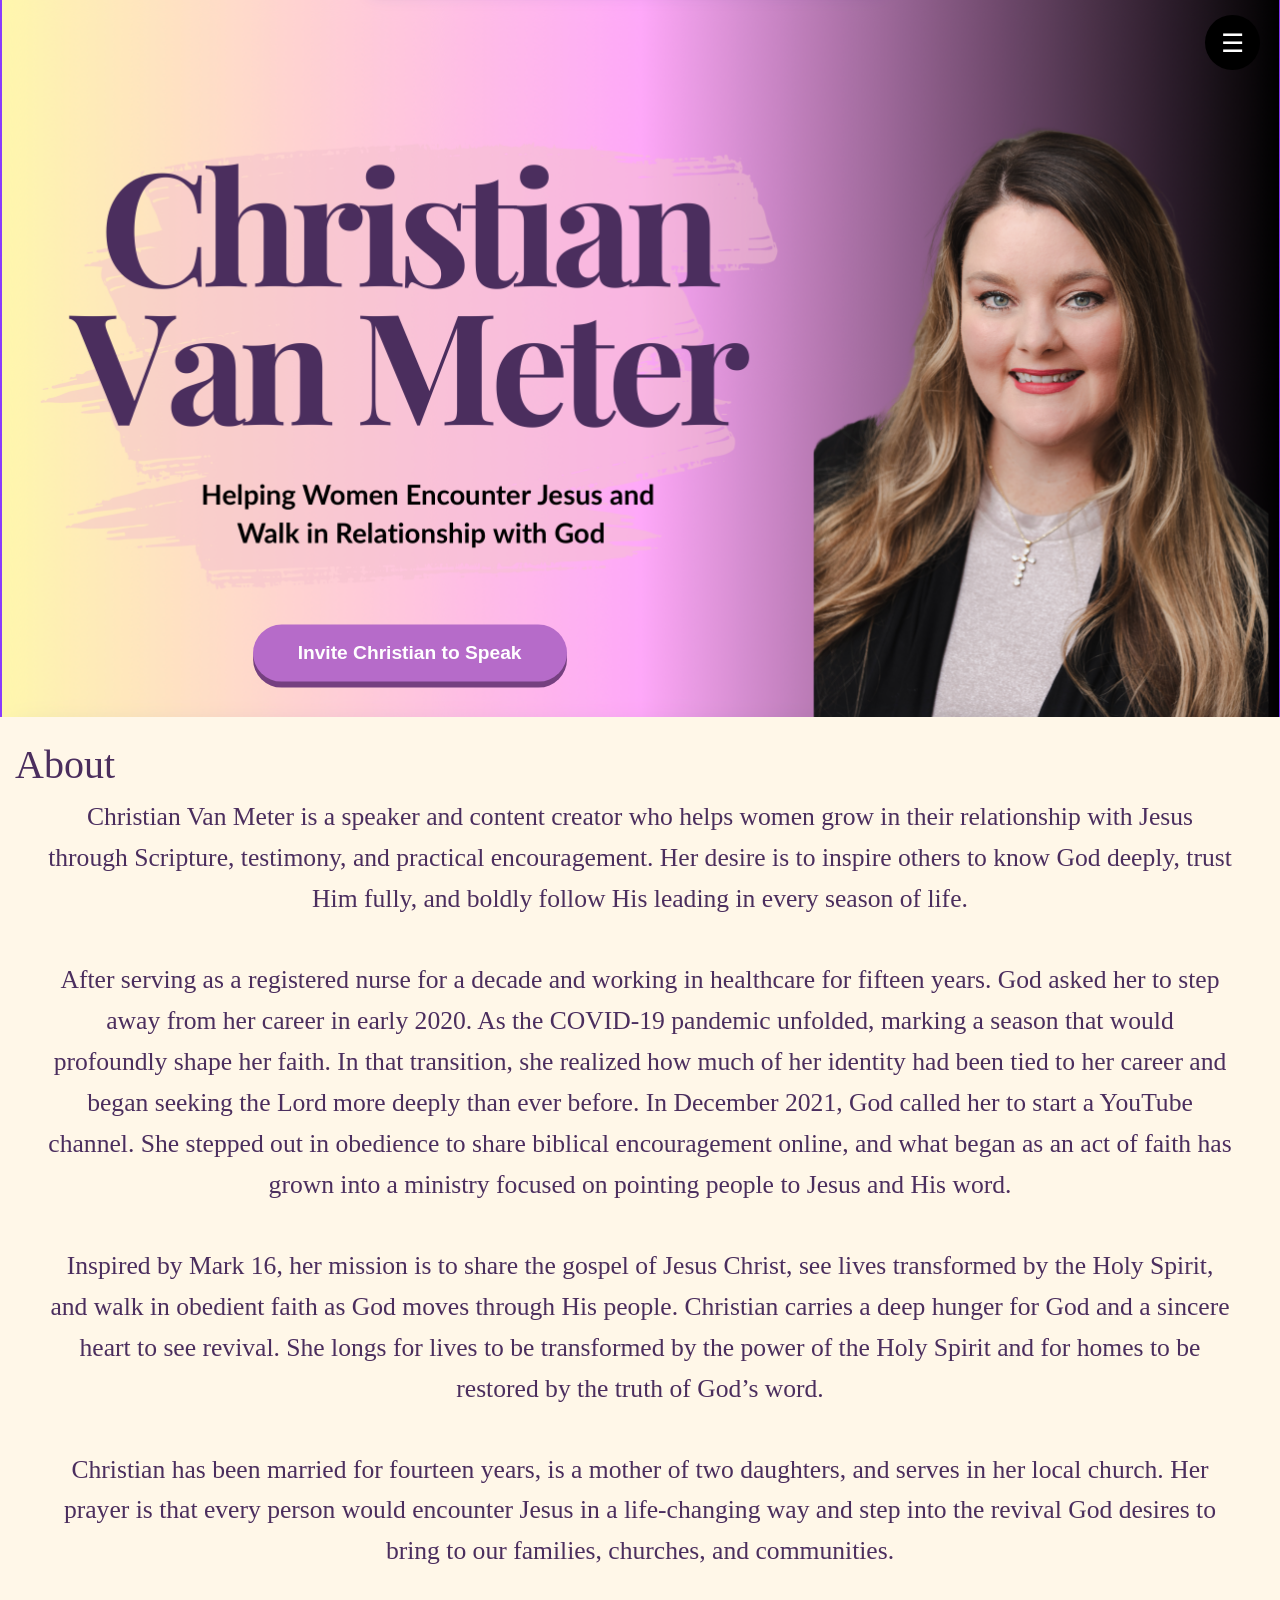
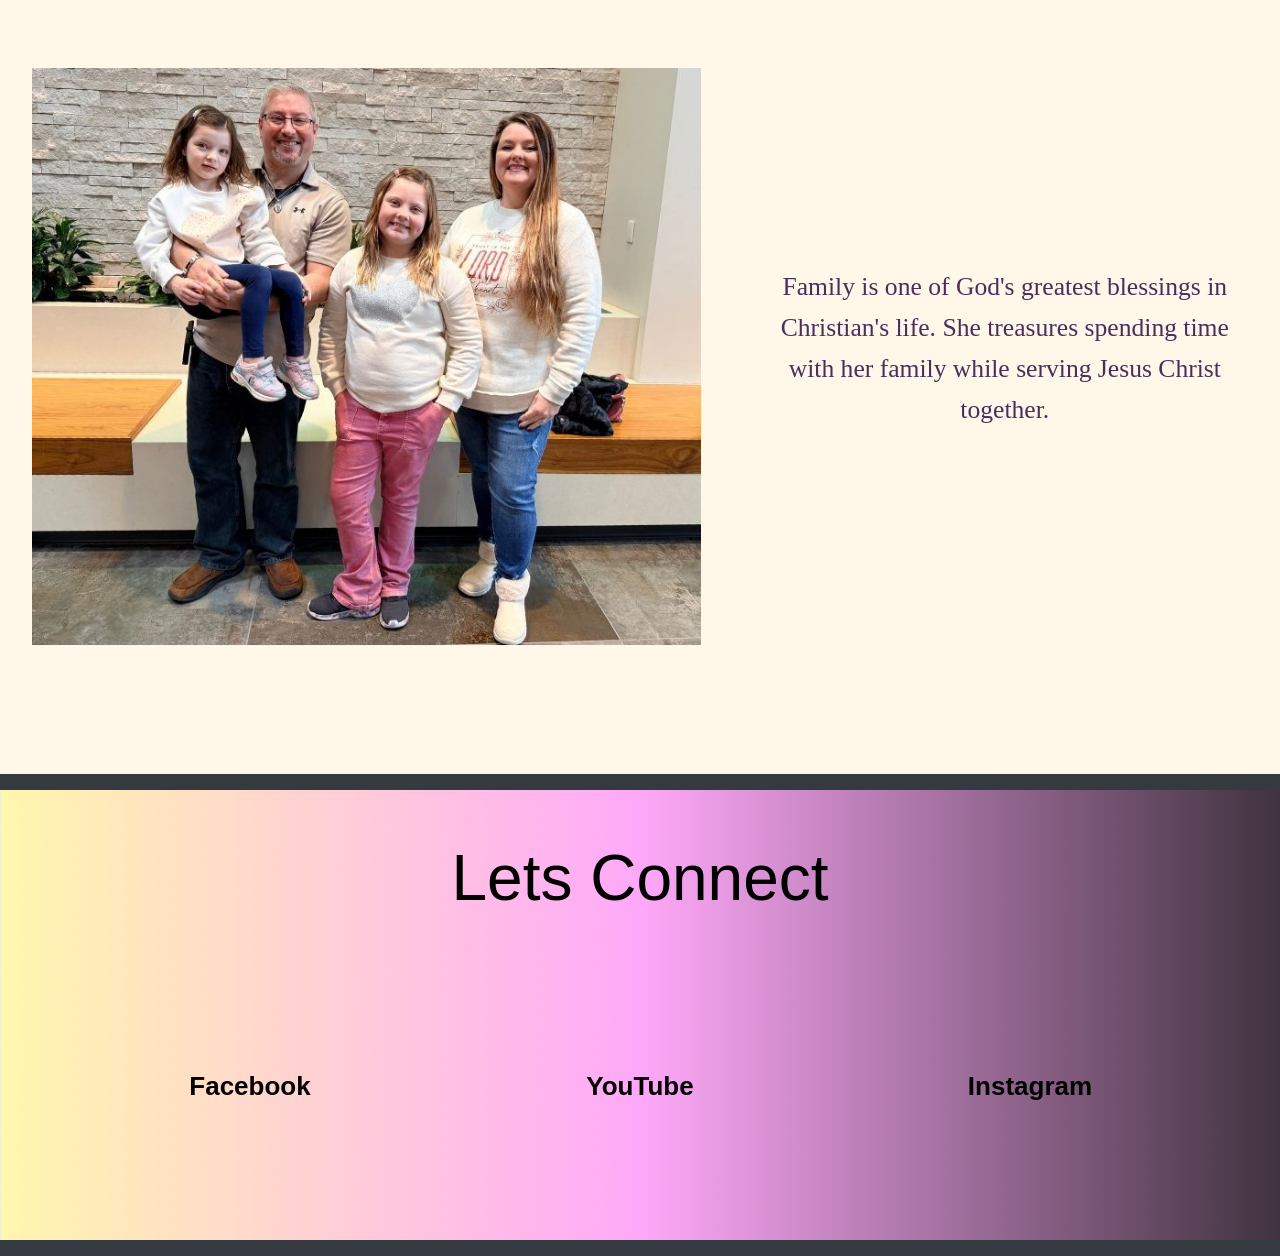
<file: index.html>
<!doctype html>
<html lang="en">

<head>
    <title>Biography</title>

    <meta charset="utf-8">
    <meta name="viewport" content="width=device-width, initial-scale=1, shrink-to-fit=no">

    <!-- Bootstrap CSS -->
    <link rel="stylesheet"
        href="https://stackpath.bootstrapcdn.com/bootstrap/4.3.1/css/bootstrap.min.css"
        integrity="sha384-ggOyR0iXCbMQv3Xipma34MD+dH/1fQ784/j6cY/iJTQUOhcWr7x9JvoRxT2MZw1T"
        crossorigin="anonymous">

    <!-- Your CSS -->
    <link rel="stylesheet" href="styles.css">

    <style>
        .Headerstyle {
            font-family: Georgia, 'Times New Roman', Times, serif;
            color: #4B2E5E;
            font-size: clamp(40px, 3vw, 70px);
        }
    </style>
</head>

<body class="d-flex flex-column min-vh-100 backgroundC">

    <!-- ================= IMAGE SECTION ================= -->

    <div class="image-container">

        <!-- Main Image -->
        <img class="imgsize" src="CVMimage.png" alt="Christian Van Meter">

        <!-- Navigation Button -->
        <button class="btn" id="menuBtn">
            ☰
        </button>

        <!-- Invite Button -->
        <a href="Booking.html" class="speak-button">
            Invite Christian to Speak
        </a>

    </div>


    <!-- ================= SIDEBAR ================= -->

    <div id="sidebar">
        <a href="index.html">Bio</a>
        <a href="Booking.html">Booking</a>
    </div>


    <!-- ================= ABOUT SECTION ================= -->

    <div class="container-fluid mt-4 flex-grow-1">

        <h1 class="Headerstyle">About</h1>

        <div class="centerText fontstyle">

            <div>
                <p>
                    Christian Van Meter is a speaker and content creator who helps women grow in their
                    relationship with Jesus through Scripture, testimony, and practical encouragement. Her desire is to
                    inspire others to know God deeply, trust Him fully, and boldly follow His leading in every season
                    of life.
                </p>
            </div>

            <div>
                <p class="margintopspace">
                    After serving as a registered nurse for a decade and working in healthcare for fifteen years. God
                    asked her to step away from her career in early 2020. As the COVID-19 pandemic unfolded, marking a
                    season that would profoundly shape her faith. In that transition, she realized how much of her
                    identity had been tied to her career and began seeking the Lord more deeply than ever before. In
                    December 2021, God called her to start a YouTube channel. She stepped out in obedience to share
                    biblical encouragement online, and what began as an act of faith has grown into a ministry focused
                    on pointing people to Jesus and His word.
                </p>
            </div>

            <div>
                <p class="margintopspace">
                    Inspired by Mark 16, her mission is to share the gospel of Jesus Christ, see lives transformed by
                    the Holy Spirit, and walk in obedient faith as God moves through His people. Christian carries a
                    deep hunger for God and a sincere heart to see revival. She longs for lives to be transformed by the power
                    of the Holy Spirit and for homes to be restored by the truth of God’s word.
                </p>
            </div>

            <div>
                <p class="margintopspace">
                    Christian has been married for fourteen years, is a mother of two daughters, and serves in her local
                    church. Her prayer is that every person would encounter Jesus in a life-changing way and step into
                    the revival God desires to bring to our families, churches, and communities.
                </p>
            </div>

        </div>

    </div>
    <!-- Family Section -->
<div class="family-section">

    <div class="family-image">
        <img src="Family.jpg" alt="Christian Van Meter and her family">
    </div>

    <div class="family-text">
        <p>
            Family is one of God's greatest blessings in Christian's life.
            She treasures spending time with her family while serving
            Jesus Christ together.
        </p>
    </div>

</div>


    <!-- ================= FOOTER ================= -->

    <footer class="bg-dark text-white text-center py-3 mt-5">
<div class="connect-section">

    <h1>Lets Connect</h1>

    <div class="social-links">

        <a href="https://www.facebook.com/christian.van.meter.806920" class="social-link facebook">
            Facebook
        </a>

        <a href="https://www.youtube.com/@ChristianVanMeter/featured" class="social-link youtube">
            YouTube
        </a>

        <a href="https://www.instagram.com/yourchristianmama/" class="social-link instagram">
            Instagram
        </a>

    </div>

</div>


    </footer>


    <!-- ================= JAVASCRIPT ================= -->
    <script src="Script.js"></script>
    <script src="https://code.jquery.com/jquery-3.3.1.slim.min.js"></script>

    <script src="https://cdnjs.cloudflare.com/ajax/libs/popper.js/1.14.7/umd/popper.min.js"></script>

    <script src="https://stackpath.bootstrapcdn.com/bootstrap/4.3.1/js/bootstrap.min.js"></script>

    <!-- Your JavaScript -->


</body>

</html>
</file>
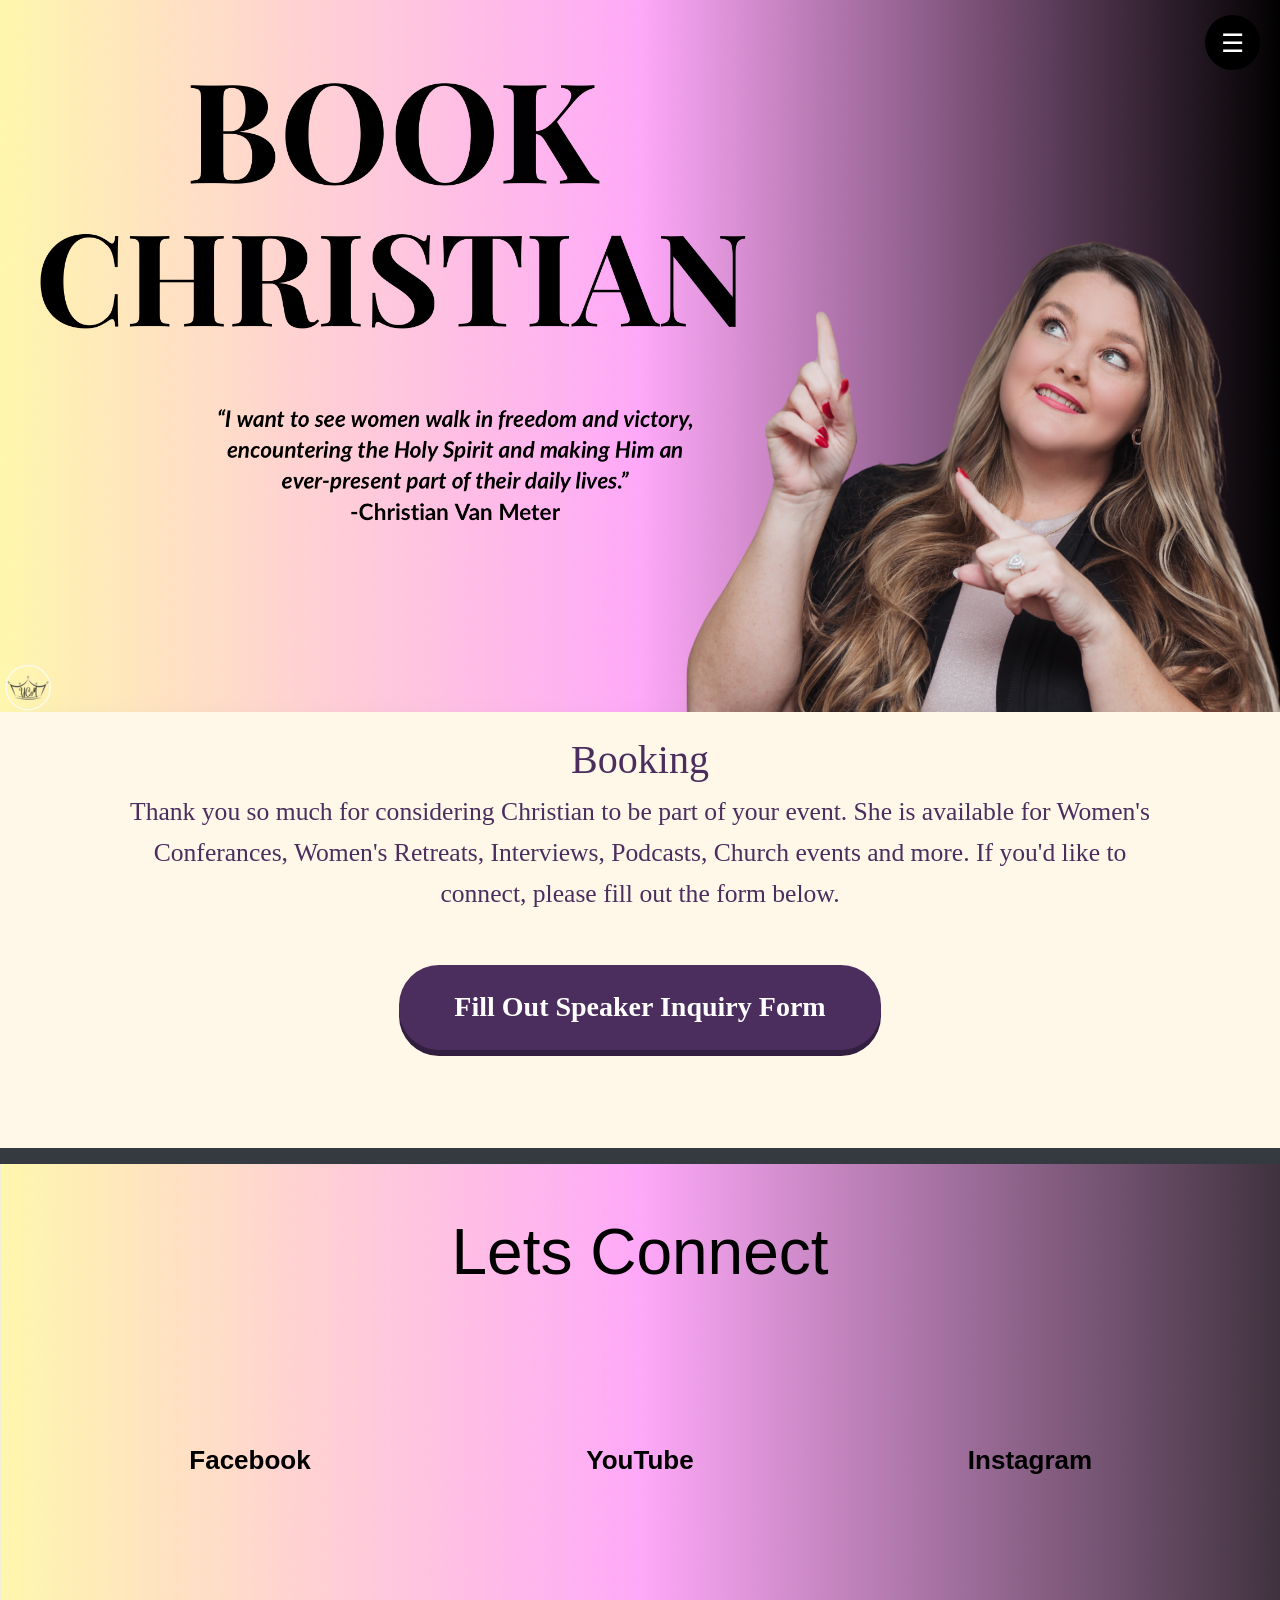
<file: Booking.html>
<!doctype html>
<html lang="en">

<head>
    <title>Title</title>
    <!-- Required meta tags -->
    <meta charset="utf-8">
    <meta name="viewport" content="width=device-width, initial-scale=1, shrink-to-fit=no">

    <!-- Bootstrap CSS -->
    <link rel="stylesheet" href="https://stackpath.bootstrapcdn.com/bootstrap/4.3.1/css/bootstrap.min.css"
        integrity="sha384-ggOyR0iXCbMQv3Xipma34MD+dH/1fQ784/j6cY/iJTQUOhcWr7x9JvoRxT2MZw1T" crossorigin="anonymous">
    <link rel="stylesheet" href="styles.css">
</head>

<body class="d-flex flex-column min-vh-100 backgroundC">
    <div class="image-container">

        <!-- Main Image -->
        <img class="imgsize" src="bookinimg.png" alt="Christian Van Meter">

        <!-- Navigation Button -->
        <button class="btn" id="menuBtn">
            ☰
        </button>



    </div>

    <!-- Sidebar -->
    <div id="sidebar">
        <a href="index.html">Bio</a>
        <a href="Booking.html">Booking</a>
    </div>

    <div class="container mt-4 flex-grow-1">
        <h1 class="centerText Headerstyle">Booking</h1>
        <div class="centerText fontstyle">

            <div>
                <p>
                    Thank you so much for considering Christian to be part of your event. She is 
                    available for Women's Conferances, Women's Retreats, Interviews, Podcasts,
                    Church events and more. If you'd like to connect, please fill out the form below. 
                </p>
            </div>
            <div>
                <div class="form-button-container">
                    <a href="https://docs.google.com/forms/d/e/1FAIpQLSdteTwABGOOqL9yt666Add-o5ZALi5XVBNP-PwgTkTT4TjcoQ/viewform?usp=header" class="form-button" target="_blank">
                        Fill Out Speaker Inquiry Form
                    </a>
                </div>
            </div>
        </div>
    </div>
        <footer class="bg-dark text-white text-center py-3 mt-5">
            <div class="connect-section">

                <h1>Lets Connect</h1>

                <div class="social-links">

                    <a href="https://www.facebook.com/christian.van.meter.806920" class="social-link facebook">
                        Facebook
                    </a>

                    <a href="https://www.youtube.com/@ChristianVanMeter/featured" class="social-link youtube">
                        YouTube
                    </a>

                    <a href="https://www.instagram.com/yourchristianmama/" class="social-link instagram">
                        Instagram
                    </a>

                </div>

            </div>


        </footer>

        <!-- jQuery -->
        <script src="https://code.jquery.com/jquery-3.3.1.slim.min.js"></script>

        <!-- Popper -->
        <script src="https://cdnjs.cloudflare.com/ajax/libs/popper.js/1.14.7/umd/popper.min.js"></script>

        <!-- Bootstrap JS -->
        <script src="https://stackpath.bootstrapcdn.com/bootstrap/4.3.1/js/bootstrap.min.js"></script>

        <!-- Your JS -->
        <script src="Script.js"></script>

</body>

</html>
</file>
<file: styles.css>
/* ================= SIDEBAR ================= */

#sidebar {
    position: fixed;
    top: 0;
    left: -250px;
    width: 250px;
    height: 100vh;
    background: #A45DB8;
    transition: left 0.3s ease;
    padding-top: 20px;
    z-index: 999;
}

#sidebar.active {
    left: 0;
}

#sidebar a {
    display: block;
    color: white;
    padding: 15px;
    text-decoration: none;
}

#sidebar a:hover {
    background: #495057;
}


/* ================= TEXT ================= */

.centerText {
    text-align: center;
}

.fontstyle {
    font-family: Georgia, 'Times New Roman', Times, serif;
    color: #4B2E5E;
    font-size: clamp(24px, 2vw, 48px);
    line-height: 1.6;
    width: 95%;
    margin: 0 auto;
}

.Headerstyle {
    font-family: Georgia, 'Times New Roman', Times, serif;
    color: #4B2E5E;
    font-size: clamp(40px, 3vw, 70px);
}

.margintopspace {
    margin-top: 40px;
}


/* ================= BACKGROUND ================= */

.backgroundC {
    background-color: #FFF7E8;
}


/* ================= IMAGE ================= */

.image-container {
    position: relative;
    width: 100%;
}

.imgsize {
    width: 100%;
    height: auto;
    display: block;
}
@media screen and (min-width: 2560px) {
    .imgsize {
        height: 1300px;
    }
}
@media screen and (min-width: 1440px) {
    .imgsize {
        height: 800px;
    }
}


/* ================= NAVIGATION CIRCLE ================= */

#menuBtn {
    position: absolute;
    top: 15px;
    right: 20px;

    width: 55px;
    height: 55px;

    background-color: black;
    color: white;

    border: none;
    border-radius: 50%;

    font-size: 26px;
    line-height: 1;

    display: flex;
    align-items: center;
    justify-content: center;

    cursor: pointer;
    z-index: 1000;
}

#menuBtn:hover {
    background-color: #333;
}


/* ================= BUTTON ON IMAGE ================= */

.speak-button {
    position: absolute;

    left: 32%;
    top: 91%;

    transform: translate(-50%, -50%);

    background-color: #B66BC9;
    color: white;

    padding: 14px 45px;

    border-radius: 35px;

    font-family: Arial, sans-serif;
    font-size: clamp(16px, 1.5vw, 28px);
    font-weight: bold;

    text-decoration: none;

    box-shadow: 0 6px 0 #754080;

    z-index: 10;
}

.speak-button:hover {
    background-color: #A45DB8;
    color: white;
    text-decoration: none;

    transform: translate(-50%, -45%);
}


/* ================= LARGE SCREENS ================= */

@media (min-width: 1920px) {

    .fontstyle {
        font-size: 38px;
        width: 90%;
    }

    .Headerstyle {
        font-size: 65px;
    }

    /* Keep button below image text */
    .speak-button {
        top: 91%;
        font-size: 28px;
        padding: 16px 50px;
    }

    #menuBtn {
        width: 65px;
        height: 65px;
        font-size: 32px;
        top: 20px;
        right: 30px;
    }
}


/* ================= 2560px+ SCREENS ================= */

@media (min-width: 2560px) {

    .fontstyle {
        font-size: 45px;
        width: 90%;
    }

    .Headerstyle {
        font-size: 75px;
    }

    /* Don't make the button huge */
    .speak-button {
        top: 91%;
        font-size: 30px;
        padding: 18px 55px;
    }

    #menuBtn {
        width: 75px;
        height: 75px;
        font-size: 38px;
        top: 25px;
        right: 40px;
    }
}


/* ================= TABLETS ================= */

@media (min-width: 768px) and (max-width: 1199px) {

    .fontstyle {
        font-size: 28px;
        width: 90%;
    }

    .Headerstyle {
        font-size: 50px;
    }

    .speak-button {
        top: 89%;
        font-size: 22px;
        padding: 14px 40px;
    }
}


/* ================= PHONES ================= */

@media (max-width: 767px) {

    .fontstyle {
        font-size: 20px;
        width: 90%;
        line-height: 1.5;
    }

    .Headerstyle {
        font-size: 38px;
    }

    .speak-button {
        left: 32%;
        top: 88%;
        font-size: 16px;
        padding: 12px 25px;
        white-space: nowrap;
    }

    #menuBtn {
        width: 45px;
        height: 45px;
        font-size: 22px;
        top: 10px;
        right: 10px;
    }

    .margintopspace {
        margin-top: 25px;
    }
}
@media (max-width: 400px) {

    .speak-button {
        left: 32%;
        top: 88%;

        font-size: 12px;
        padding: 8px 16px;

        white-space: nowrap;
    }
}
/* ================= FAMILY SECTION ================= */

.family-section {
    width: 95%;
    margin: 80px auto;
    
    display: flex;
    align-items: center;
    gap: 5%;
}


/* Image */

.family-image {
    width: 55%;
}

.family-image img {
    width: 100%;
    height: auto;
    display: block;
}


/* Text */

.family-text {
    width: 40%;
    
    font-family: Georgia, 'Times New Roman', Times, serif;
    color: #4B2E5E;
    
    font-size: clamp(24px, 2vw, 48px);
    line-height: 1.6;
    
    text-align: center;
}


/* ================= LARGE SCREENS ================= */

@media (min-width: 1920px) {

    .family-section {
        width: 92%;
        gap: 5%;
    }

    .family-image {
        width: 55%;
    }

    .family-text {
        width: 40%;
        font-size: 38px;
    }
}


/* ================= 2560px+ ================= */

@media (min-width: 2560px) {

    .family-section {
        width: 92%;
    }

    .family-text {
        font-size: 45px;
    }
}


/* ================= TABLETS ================= */

@media (max-width: 1199px) {

    .family-section {
        gap: 4%;
    }

    .family-text {
        font-size: 28px;
    }
}


/* ================= PHONES ================= */

@media (max-width: 767px) {

    .family-section {
        width: 90%;
        display: flex;
        flex-direction: column;
        gap: 30px;
        margin: 50px auto;
    }

    .family-image {
        width: 100%;
    }

    .family-text {
        width: 100%;
        font-size: 20px;
        line-height: 1.5;
    }
}/* ================= LETS CONNECT ================= */

.connect-section {
    width: 100%;
    height: 450px;

    background-image: url("backgroundfooter.png");
    background-size: cover;
    background-position: center;
    background-repeat: no-repeat;

    padding-top: 50px;
    box-sizing: border-box;
    margin: 0;
}


/* ================= TITLE ================= */

.connect-section h1 {
    text-align: center;

    font-family: Arial, sans-serif;
    color: black;

    font-size: clamp(45px, 5vw, 80px);

    margin: 0;
}


/* ================= SOCIAL LINKS ================= */

.social-links {
    width: 75%;
    margin: 80px auto 0;

    display: flex;
    justify-content: space-between;
    align-items: center;
}


/* ================= SOCIAL LINK ================= */

.social-link {
    width: 180px;
    height: 180px;

    display: flex;
    align-items: center;
    justify-content: center;

    background-color: transparent;

    border-radius: 50%;

    color: black;
    font-family: Arial, sans-serif;
    font-size: 26px;
    font-weight: bold;

    text-decoration: none;
}

.social-link:hover {
    color: black;
    text-decoration: underline;
}


/* ================= 1920px+ ================= */

@media (min-width: 1920px) {

    .connect-section {
        height: 500px;
        padding-top: 50px;
    }

    .social-links {
        width: 75%;
        margin-top: 100px;
    }

    .social-link {
        width: 200px;
        height: 200px;
    }
}


/* ================= 2560px+ ================= */

@media (min-width: 2560px) {

    .connect-section {
        height: 550px;
        padding-top: 50px;
    }

    .social-links {
        width: 70%;
        margin-top: 100px;
    }

    .social-link {
        width: 220px;
        height: 220px;
    }
}


/* ================= TABLET ================= */

@media (min-width: 768px) and (max-width: 1199px) {

    .connect-section {
        height: 500px;
        padding-top: 50px;
    }

    .social-links {
        width: 80%;
        margin-top: 80px;
    }

    .social-link {
        width: 140px;
        height: 140px;
        font-size: 22px;
    }
}


/* ================= PHONE ================= */

@media (max-width: 767px) {

    .connect-section {
        height: 500px;
        padding-top: 40px;
    }

    .connect-section h1 {
        font-size: 40px;
    }

    .social-links {
        width: 100%;
        margin-top: 30px;

        display: flex;
        flex-direction: column;
        align-items: center;

        gap: 5px;
    }

    .social-link {
        width: 70px;
        height: 70px;

        font-size: 20px;
    }
}
/* ================= FORM BUTTON ================= */

.form-button-container {
    text-align: center;
    margin: 50px 0;
}

.form-button {
    display: inline-block;

    background-color: #4B2E5E;
    color: white;

    padding: 20px 55px;

    border-radius: 40px;

    font-family: Georgia, 'Times New Roman', Times, serif;
    font-size: 28px;
    font-weight: bold;

    text-decoration: none;

    box-shadow: 0 6px 0 #321F3F;

    transition: 0.2s;
}

.form-button:hover {
    background-color: #5D3A70;
    color: white;
    text-decoration: none;

    transform: translateY(-2px);
}
</file>
